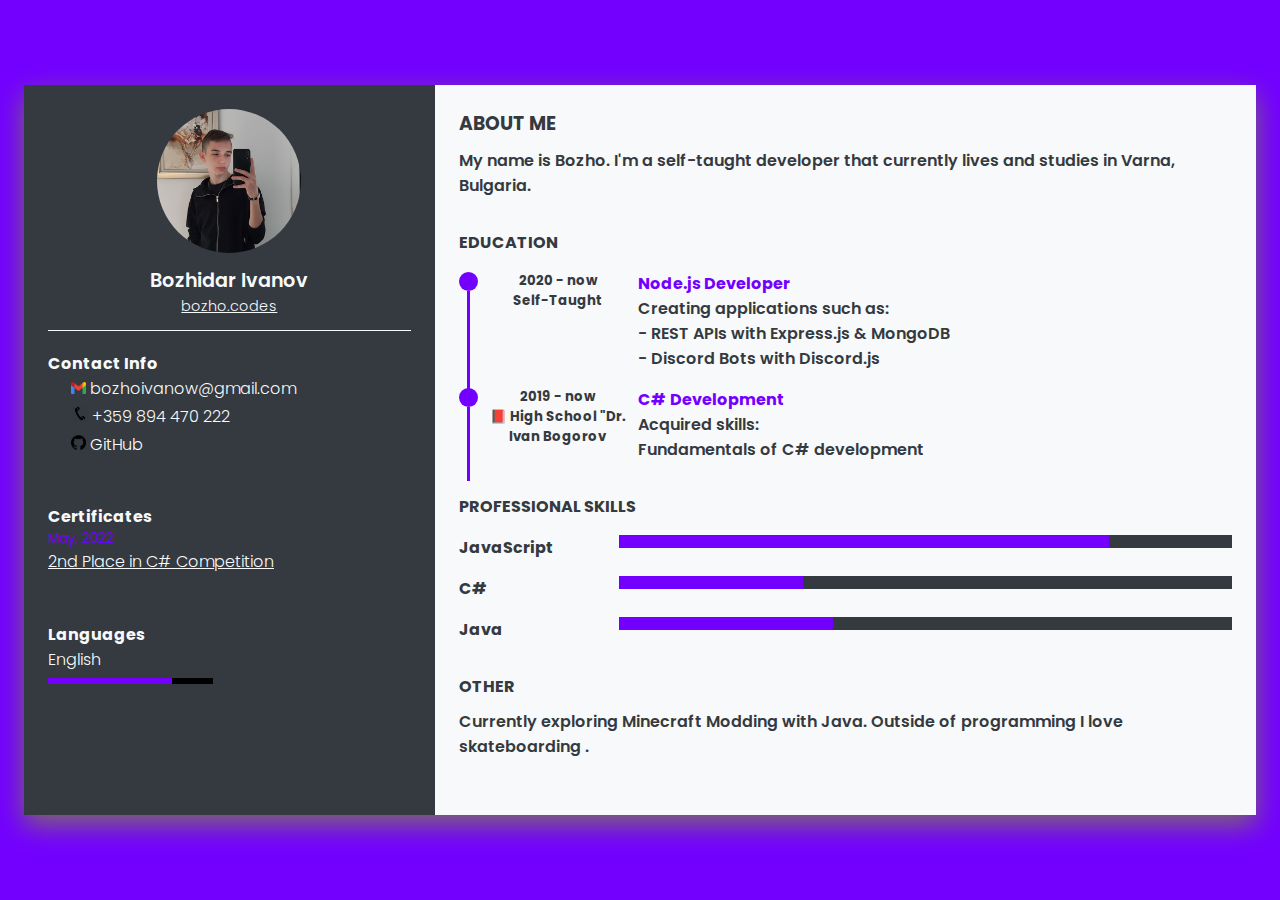
<file: CV-Bozhidar Ivanow/index.html>
<!DOCTYPE html>
<html lang="en">
<head>
    <meta charset="UTF-8">
    <meta http-equiv="X-UA-Compatible" content="IE=edge">
    <meta name="viewport" content="width=device-width, initial-scale=1.0">
    <title>CV | Bozhidar Ivanov</title>
    <link rel="stylesheet" href="styles.css">
</head>

<body>
    <div class="container">

        <div class="left_side">

            <div class="profile">
                <div class="img_setting">
                    <img src="image.jpg">
                </div>
                <h4>Bozhidar Ivanov</h4>
                <h5><a href="https://www.bozho.codes" target="_blank">bozho.codes</a></h5>
            </div>

            
            <div class="left_items">
                <h4 class="title">Contact Info</h4>
                <ul>
                    <li>
                        <span class="icons">
                            <i class="bx bx-envelope"></i>
                        </span>
                        <span class="text"><img src="Gmail_icon.png" alt="Gmail Icon" width="15px"> bozhoivanow@gmail.com</span>
                    </li>
                    <li>
                        <span class="icons">
                            <i class="bx bx-phone"></i>
                        </span>
                        <span class="text"><img src="phone-number.jpg" alt="Phone Icon" width="16.7px"> +359 894 470 222</span>
                    </li>
                    <li>
                        <span class="icons">
                            <i class="bx bx-map"></i>
                        </span>
                        <span class="text"><img src="gitHub.png" alt="Github Icon" width="15px"><a href="https://github.com/notbozho" target="_blank" class="profileContact" style="text-decoration:none"> GitHub</a></span>
                    </li>
                </ul>
            </div>

            <br>

            
            <div class="left_items">
                <h4 class="title">Certificates</h4>
                <ul>
                    <li>
                        <h5 class="dates">May, 2022</h5>
                        <h4 class="text"><a href="https://bozho.codes/assets/2ndplacecsharp.jpg" target="_blank">2nd Place in C# Competition</a></h4>
                    </li>
                </ul>
            </div>

            <br>

            
            <div class="left_items">
                <h4 class="title">Languages</h4>
                <ul class="languages">
                    <li>
                        <span class="text">English</span>
                        <div class="percent">
                            <div style="width: 75%"></div>
                        </div>
                    </li>
                </ul>
            </div>

        </div>

        <div class="right_side">

            
            <div class="right_items">
                <h3 class="title">About me</h3>
                <p>My name is Bozho. I'm a self-taught developer that currently lives and studies in Varna, Bulgaria.
                    </p>
            </div>

            
            <div class="right_items">
                <h4 class="title">Education</h4>

                <div class="experience">
                    <div class="time_line">
                        <span class="time_point"></span>
                        <span class="time_road"></span>
                    </div>
                    <div class="content">
                        <div class="interval">
                            <h5>2020 - now</h5>
                            <h5>Self-Taught</h5>
                        </div>
                        <div class="description">
                            <h4>Node.js Developer</h4>
                            <p>Creating applications such as:</p>
                            <p>- REST APIs with Express.js & MongoDB</p>
                            <p>- Discord Bots with Discord.js</p>
                        </div>
                    </div>
                </div>

                <div class="experience">
                    <div class="time_line">
                        <span class="time_point"></span>
                        <span class="time_road"></span>
                    </div>
                    <div class="content">
                        <div class="interval">
                            <h5>2019 - now</h5>
                            <h5>📕 High School "Dr. Ivan Bogorov</h5>
                        </div>
                        <div class="description">
                            <h4>C# Development</h4>
                            <p>Acquired skills:</p>
                            <p>Fundamentals of C# development</p>
                        </div>
                    </div>
                </div>

            </div>


            <div class="right_items">
                <h4 class="title">Professional Skills</h4>
                <div class="skills">
                    <h4>JavaScript</h4>
                    <div class="percent">
                        <div style="width: 80%"></div>
                    </div>
                </div>
                <div class="skills">
                    <h4>C#</h4>
                    <div class="percent">
                        <div style="width: 30%"></div>
                    </div>
                </div>
                <div class="skills">
                    <h4>Java</h4>
                    <div class="percent">
                        <div style="width: 35%"></div>
                    </div>
                </div>
            </div>


            <div class="right_items">
                <h4 class="title">Other</h4>
                <p>Currently exploring Minecraft Modding with Java. Outside of programming I love skateboarding .</p>
            </div>

        </div>

    </div>

</body>
</html>
</file>
<file: CV-Bozhidar Ivanow/styles.css>
@import url('https://fonts.googleapis.com/css?family=Poppins:200,300,400,500,600,700,800,900&display=swap');


/* VARIABLES */
:root {
    --base: #f8f9fa;
    --primary: #343a40;
    --secondary: #7300ff;
}

/* GENERAL SETTINGS */
* {
    margin: 0;
    padding: 0;
    box-sizing: border-box;
    font-family: "Poppins", sans-serif;
}
body {
    background: var(--secondary);
    display: flex;
    justify-content: center;
    align-items: center;
    min-height: 100vh;
    font-size: 16px;
}

a {
    color: var(--base);
}

/* LAYOUT */
.container {
    position: relative;
    width: 100%;
    max-width: 1400px;
    min-height: 600px;
    background: var(--base);
    display: grid;
    grid-template-columns: 1fr 2fr;
    box-shadow: 0px 10px 25px rgb(123, 106, 106);
    margin: 1.5rem;
}
.container .left_side {
    background: var(--primary);
    padding: 1.5rem;
}
.container .right_side {
    background: var(--base);
    padding: 1.5rem;
}

/* LEFT SIDE ITEMS */
.profile .img_setting {
    position: relative;
    width: 9rem;
    height: 9rem;
    border-radius: 50%;
    overflow: hidden;
}
.profile .img_setting img {
    position: absolute;
    top: 0;
    left: 0;
    width: 100%;
    height: 100%;
    object-fit: cover;
}
.profile {
    display: flex;
    flex-direction: column;
    align-items: center;
    padding-bottom: 1rem;
    color: var(--base);
    border-bottom: 1px solid var(--base);
}
.profile .img_setting {
    position: relative;
    width: 9rem;
    height: 9rem;
    border-radius: 50%;
    overflow: hidden;
}
.profile .img_setting img {
    position: absolute;
    top: 0;
    left: 0;
    width: 100%;
    height: 100%;
    object-fit: cover;
}
.profile h4 {
    font-size: 1.2rem;
    margin-top: 0.8rem;
    font-weight: 600;
}
.profile h5 {
    font-size: 0.9rem;
    margin-top: 0.2rem;
    font-weight: 300;
    line-height: 1rem;
}
.profile .btn {
    margin-top: 0.8rem;
    padding: 0.5rem 1.5rem;
    font-size: 0.9rem;
    font-weight: 600;
    background: var(--secondary);
    color: var(--primary);
    border: 1px solid var(--primary);
    border-radius: 20px;
    cursor: pointer;
}
.profile .btn:hover{
    background: var(--primary);
    color: var(--secondary);
    border: 1px solid var(--secondary);
}
.left_items {
    margin-top: 1.2rem;
    color: var(--base);
}
.left_items ul li {
    list-style: none;
    margin-bottom: 0.2rem;
}
.left_items ul li .icons {
    display: inline-block;
    width: 1.2rem;
    font-size: 1.2rem;
    color: var(--secondary);
}
.left_items ul li .text {
    font-weight: 300;
}
/**/.left_items ul li .text .profileContact {
    color: white;
}
.left_items ul li .dates {
    color: var(--secondary);
    font-weight: 400;
}
.languages {
    display: grid;
    grid-template-columns: repeat(2, 1fr);
}
.languages li {
    margin-right: 1rem;
}
.languages .percent {
    width: 100%;
    height: 0.4rem;
    background: black;
    display: block;
    margin-top: 0.4rem;
}
.languages .percent div {
    width: 100%;
    height: 0.4rem;
    background: var(--secondary);
}

/* RIGHT SIDE ITEMS */
.right_items {
    margin-bottom: 2rem;
    font-weight: 600;
    color: var(--primary);
}
.right_items .title {
    text-transform: uppercase;
    margin-bottom: 0.6rem;
}
.experience {
    display: flex;
    flex-direction: row;
    margin: 1rem 0;
}
.experience .time_line {
    margin-top: 1px;
}
.experience .time_line .time_point {
    width: 1.2rem;
    height: 1.2rem;
    display: block;
    background: var(--secondary);
    border-radius: 50%;
}
.experience .time_line .time_road {
    width: 0.2rem;
    height: 100%;
    display: block;
    background: var(--secondary);
    transform: translate(0.5rem, 0);
}
.experience .content {
    display: grid;
    grid-template-columns: 10rem auto;
}
.experience .content .interval {
    color: var(--primary);
    min-width: 10rem;
    text-align: center;
    font-weight: 400;
}
.experience .content .description h4 {
    color: var(--secondary);
}
.skills {
    width: 100%;
    display: grid;
    grid-template-columns: 10rem 1fr;
    margin: 1rem 0;
}
.skills .percent {
    width: 100%;
    height: 0.8rem;
    background: var(--primary);
}
.skills .percent div {
    width: 100%;
    height: 0.8rem;
    background: var(--secondary);
}
.hobby {
    display: grid;
    grid-template-columns: repeat(3, 1fr);
}
.hobby li {
    list-style: none;
    width: 2rem;
    font-size: 1.2rem;
}
.hobby li .bx {
    color: var(--secondary);
    width: 2rem;
    font-size: 1.2rem;
}

/* RESPONSIVE SETTINGS */
@media (max-width: 800px){
    .container {
        grid-template-columns: repeat(1, 1fr);
    }
}
@media (max-width: 500px){
    .experience .content {
        grid-template-columns: 1fr;
        margin: 0 3rem;
    }
    .hobby {
        grid-template-columns: repeat(2, 1fr);
    }
    .hobby li {
        margin-bottom: 1rem;
    }
}
</file>
